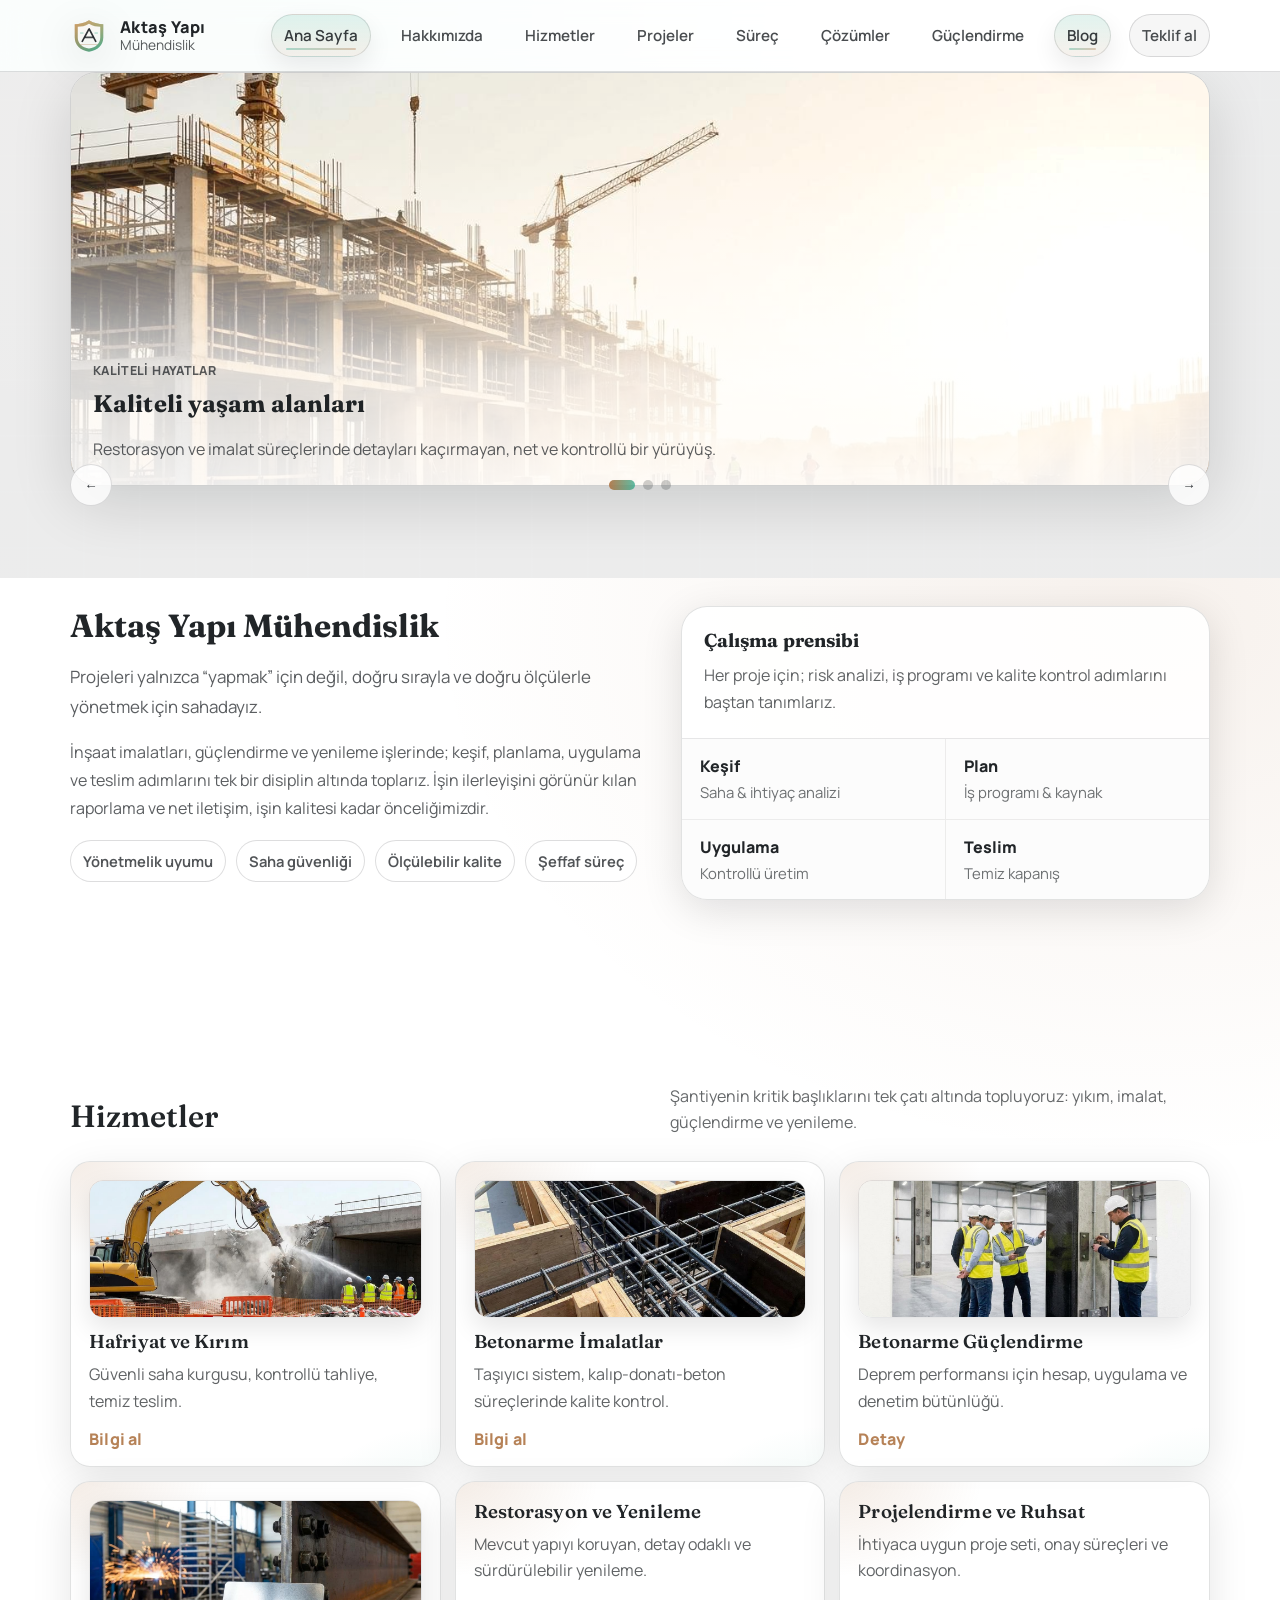
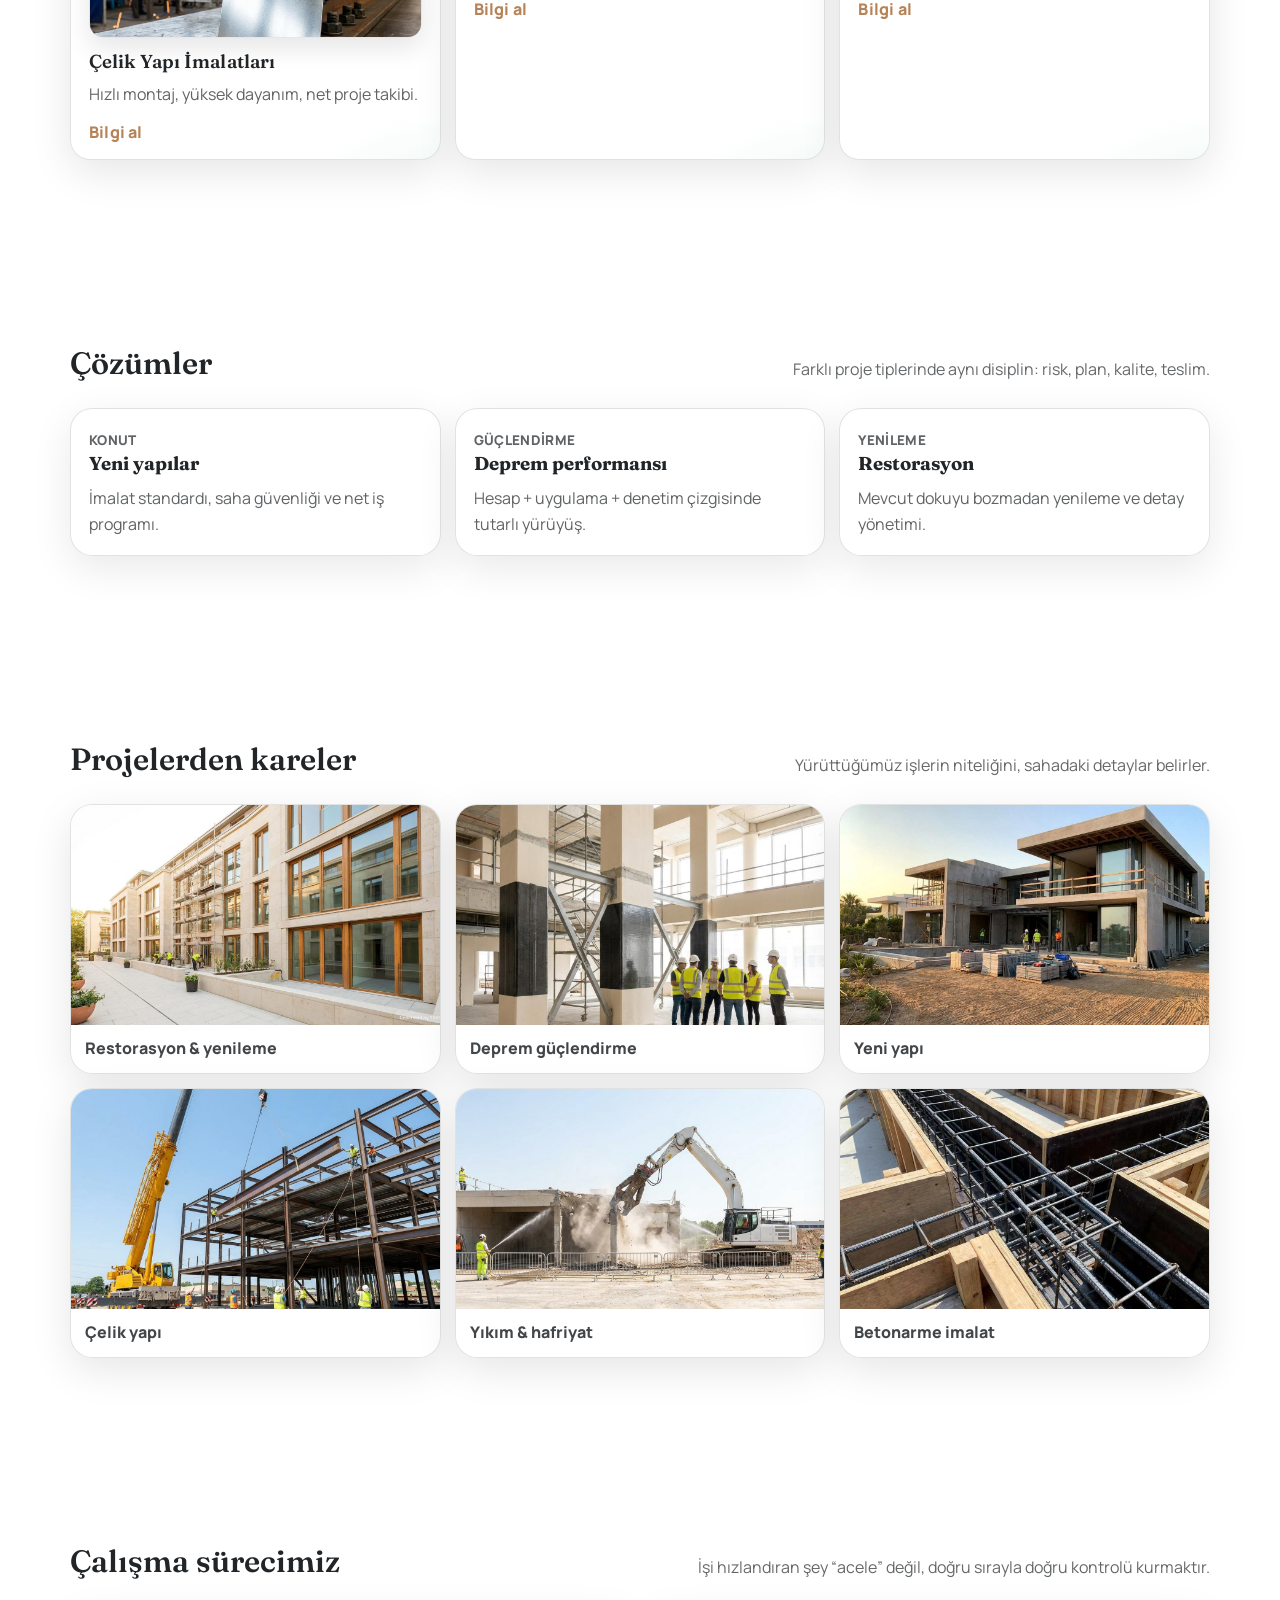
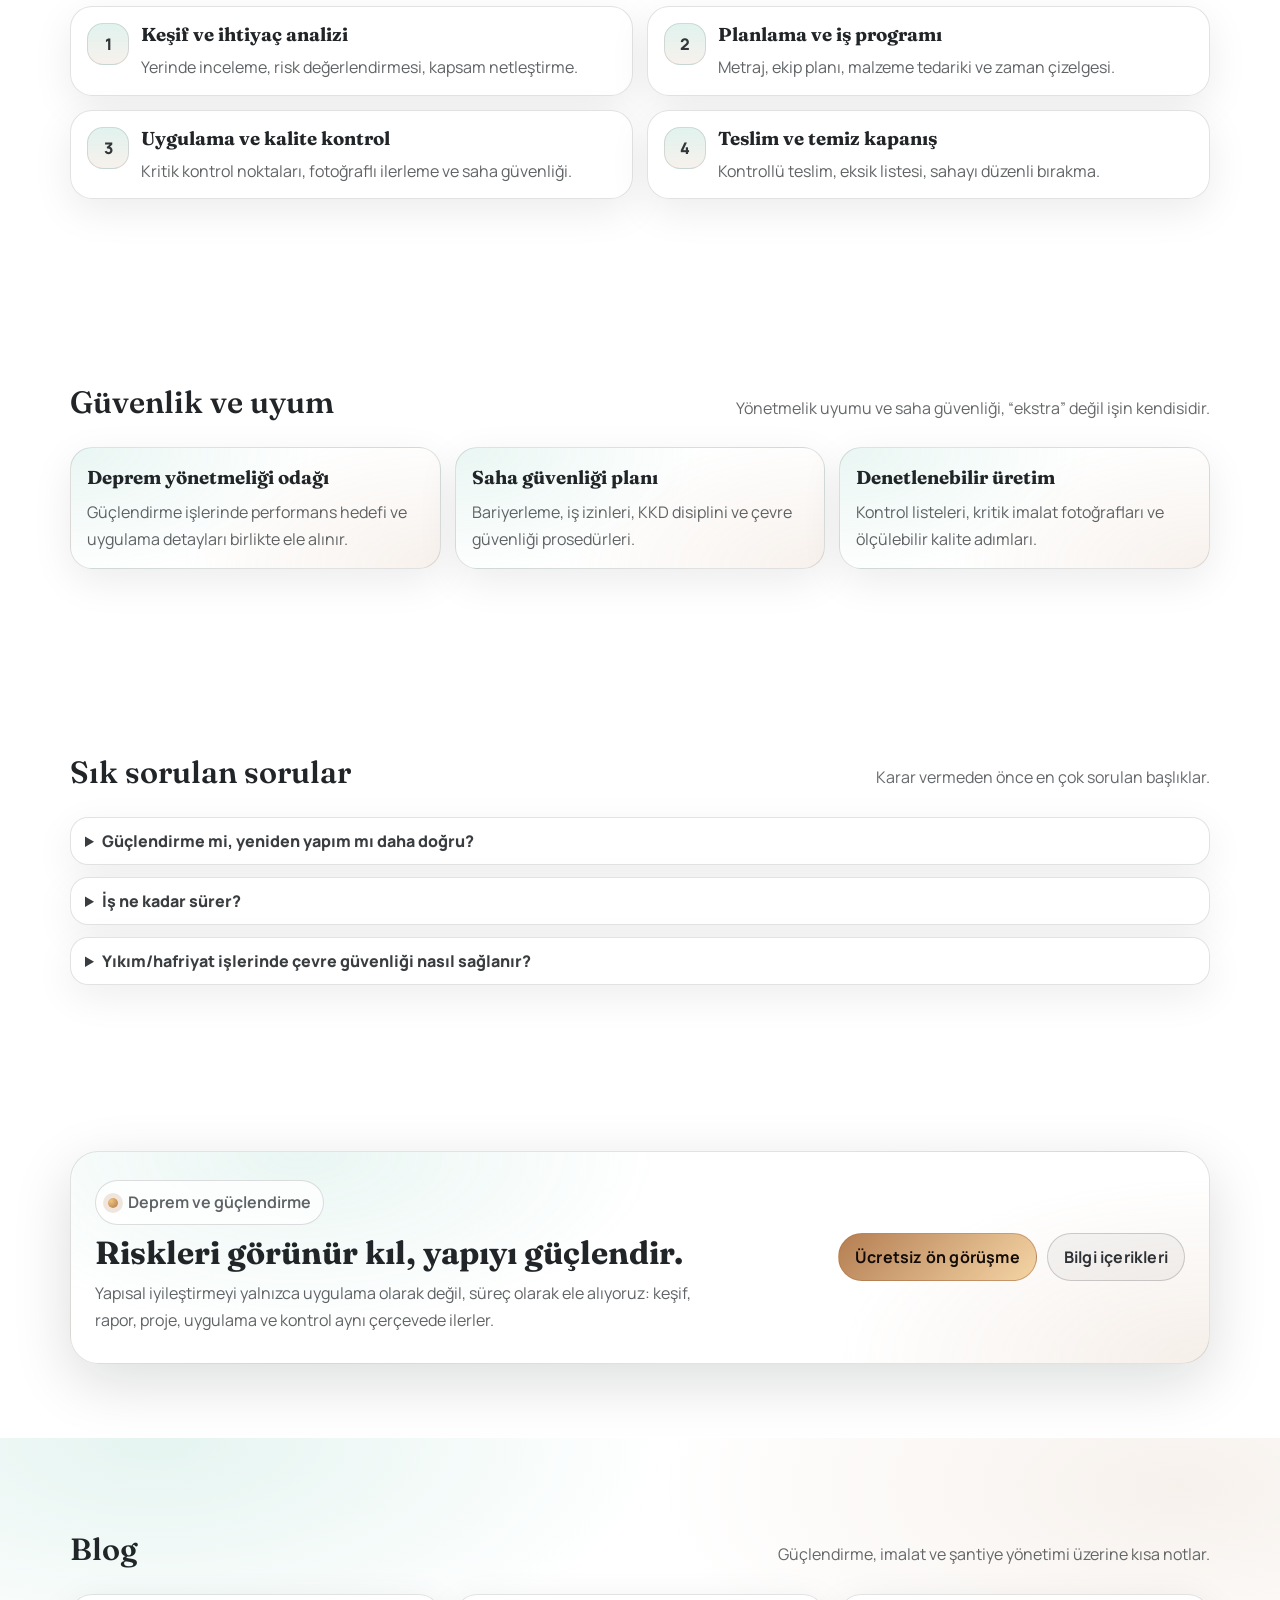
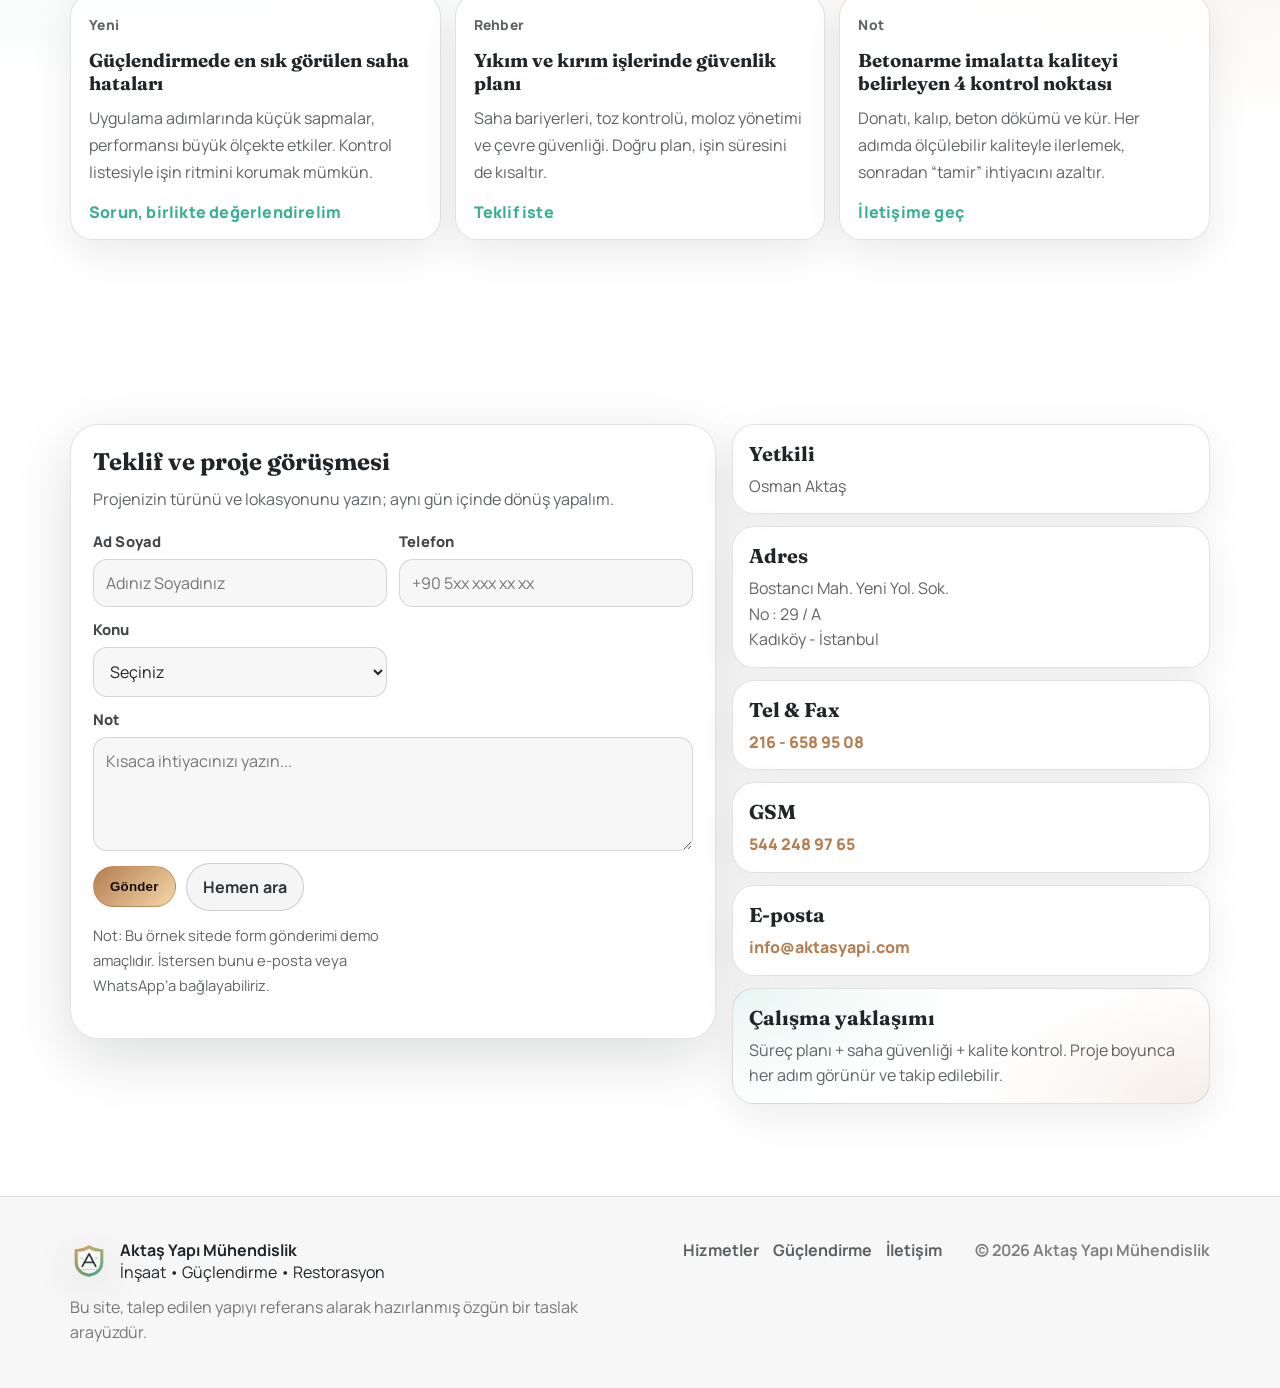
<file: index.html>
<!doctype html>
<html lang="tr">
  <head>
    <meta charset="UTF-8" />
    <meta name="viewport" content="width=device-width, initial-scale=1.0" />
    <meta name="description" content="Aktaş Yapı Mühendislik | İnşaat, güçlendirme, restorasyon ve yıkım çözümleri" />
    <title>Aktaş Yapı Mühendislik</title>

    <link rel="preconnect" href="https://fonts.googleapis.com" />
    <link rel="preconnect" href="https://fonts.gstatic.com" crossorigin />
    <link
      href="https://fonts.googleapis.com/css2?family=Fraunces:opsz,wght@9..144,400;9..144,600&family=Manrope:wght@400;500;600;700&display=swap"
      rel="stylesheet"
    />

    <link rel="icon" href="./assets/favicon.svg" type="image/svg+xml" />
    <link rel="stylesheet" href="./styles.css" />
    <script defer src="./app.js"></script>
  </head>
  <body>
    <a class="skip-link" href="#icerik">İçeriğe geç</a>

    <header class="site-header" data-scrolled="false">
      <div class="container header-inner">
        <a class="brand" href="./index.html" aria-label="Aktaş Yapı Mühendislik ana sayfa">
          <img class="brand-logo" src="./assets/logo.svg" alt="Aktaş Yapı Mühendislik" width="38" height="38" />
          <span class="brand-text">
            <span class="brand-name">Aktaş Yapı</span>
            <span class="brand-sub">Mühendislik</span>
          </span>
        </a>

        <nav class="nav" aria-label="Ana menü">
          <button class="nav-toggle" type="button" aria-expanded="false" aria-controls="navPanel">
            <span class="nav-toggle-lines" aria-hidden="true"></span>
            Menü
          </button>

          <div id="navPanel" class="nav-panel" data-open="false">
            <a href="./index.html" aria-current="page">Ana Sayfa</a>
            <a href="./hakkimizda.html">Hakkımızda</a>
            <a href="#hizmetler" data-spy="true">Hizmetler</a>
            <a href="#galeri">Projeler</a>
            <a href="#surec">Süreç</a>
            <a href="#projeler">Çözümler</a>
            <a href="#guclendirme">Güçlendirme</a>
            <a href="#blog">Blog</a>
            <a class="nav-cta" href="#iletisim">Teklif al</a>
          </div>
        </nav>
      </div>
    </header>

    <main id="icerik">
      <!-- HERO -->
      <section id="top" class="hero hero-wide" aria-label="Vitrin">
        <div class="hero-bg" aria-hidden="true"></div>

        <div class="hero-carousel" aria-label="Öne çıkan başlıklar">
          <div class="slides" data-active="0">
            <article class="slide slide-wide" data-index="0">
              <img class="slide-bg" src="./assets/hero-construction.jpg" alt="" loading="eager" decoding="async" />
              <div class="slide-overlay">
                <p class="slide-eyebrow">Kaliteli hayatlar</p>
                <h2>Kaliteli yaşam alanları</h2>
                <p>Restorasyon ve imalat süreçlerinde detayları kaçırmayan, net ve kontrollü bir yürüyüş.</p>
              </div>
            </article>
            <article class="slide slide-wide" data-index="1">
              <img class="slide-bg" src="./assets/hero-slide-demolition.jpg" alt="" loading="lazy" decoding="async" />
              <div class="slide-overlay">
                <p class="slide-eyebrow">Güvenli yıkım</p>
                <h2>Güvenli yenileme</h2>
                <p>Kırım, yıkım ve hafriyat işlerinde kontrollü saha planı, güvenli tahliye ve temiz teslim.</p>
              </div>
            </article>
            <article class="slide slide-wide" data-index="2">
              <img class="slide-bg" src="./assets/hero-slide-renovation.jpg" alt="" loading="lazy" decoding="async" />
              <div class="slide-overlay">
                <p class="slide-eyebrow">İnşa etmek</p>
                <h2>Hayal etmekle başlar</h2>
                <p>Tasarımdan uygulamaya, işlevi ve estetiği aynı çizgide buluşturan proje kurgusu.</p>
              </div>
            </article>
          </div>

          <div class="slider-controls">
            <button class="icon-btn" type="button" data-slide="prev" aria-label="Önceki">
              <span aria-hidden="true">←</span>
            </button>
            <div class="dots" role="tablist" aria-label="Slayt seçimi">
              <button class="dot" type="button" role="tab" aria-selected="true" data-dot="0">
                <span class="sr-only">1</span>
              </button>
              <button class="dot" type="button" role="tab" aria-selected="false" data-dot="1">
                <span class="sr-only">2</span>
              </button>
              <button class="dot" type="button" role="tab" aria-selected="false" data-dot="2">
                <span class="sr-only">3</span>
              </button>
            </div>
            <button class="icon-btn" type="button" data-slide="next" aria-label="Sonraki">
              <span aria-hidden="true">→</span>
            </button>
          </div>

          <div class="container hero-cta-bar">
            <div class="hero-actions">
              <a class="btn primary" href="#iletisim">Projeni konuşalım</a>
              <a class="btn ghost" href="#hizmetler">Hizmetleri incele</a>
            </div>
          </div>
        </div>
      </section>

      <!-- ABOUT -->
      <section class="section about" aria-label="Hakkımızda">
        <div class="container grid-2">
          <div>
            <h2>Aktaş Yapı Mühendislik</h2>
            <p class="lead">
              Projeleri yalnızca “yapmak” için değil, doğru sırayla ve doğru ölçülerle
              yönetmek için sahadayız.
            </p>
            <p>
              İnşaat imalatları, güçlendirme ve yenileme işlerinde; keşif, planlama,
              uygulama ve teslim adımlarını tek bir disiplin altında toplarız.
              İşin ilerleyişini görünür kılan raporlama ve net iletişim, işin kalitesi
              kadar önceliğimizdir.
            </p>
            <div class="about-badges" role="list" aria-label="Yaklaşımımız">
              <span class="badge" role="listitem">Yönetmelik uyumu</span>
              <span class="badge" role="listitem">Saha güvenliği</span>
              <span class="badge" role="listitem">Ölçülebilir kalite</span>
              <span class="badge" role="listitem">Şeffaf süreç</span>
            </div>
          </div>
          <div class="about-card">
            <div class="about-card-top">
              <h3>Çalışma prensibi</h3>
              <p>
                Her proje için; risk analizi, iş programı ve kalite kontrol adımlarını
                baştan tanımlarız.
              </p>
            </div>
            <div class="about-card-bottom" role="list">
              <div class="mini" role="listitem">
                <span class="mini-title">Keşif</span>
                <span class="mini-sub">Saha & ihtiyaç analizi</span>
              </div>
              <div class="mini" role="listitem">
                <span class="mini-title">Plan</span>
                <span class="mini-sub">İş programı & kaynak</span>
              </div>
              <div class="mini" role="listitem">
                <span class="mini-title">Uygulama</span>
                <span class="mini-sub">Kontrollü üretim</span>
              </div>
              <div class="mini" role="listitem">
                <span class="mini-title">Teslim</span>
                <span class="mini-sub">Temiz kapanış</span>
              </div>
            </div>
          </div>
        </div>
      </section>

      <!-- SERVICES -->
      <section id="hizmetler" class="section services" aria-label="Hizmetler">
        <div class="container">
          <div class="section-head">
            <h2>Hizmetler</h2>
            <p>
              Şantiyenin kritik başlıklarını tek çatı altında topluyoruz: yıkım,
              imalat, güçlendirme ve yenileme.
            </p>
          </div>

          <div class="cards" role="list">
            <article class="card" role="listitem">
              <img class="card-media" src="./assets/service-hafriyat.jpg" alt="Hafriyat ve kırım sahası" loading="lazy" decoding="async" />
              <h3>Hafriyat ve Kırım</h3>
              <p>Güvenli saha kurgusu, kontrollü tahliye, temiz teslim.</p>
              <a class="card-link" href="#iletisim">Bilgi al</a>
            </article>
            <article class="card" role="listitem">
              <img class="card-media" src="./assets/service-betonarme.jpg" alt="Betonarme imalat detayları" loading="lazy" decoding="async" />
              <h3>Betonarme İmalatlar</h3>
              <p>Taşıyıcı sistem, kalıp-donatı-beton süreçlerinde kalite kontrol.</p>
              <a class="card-link" href="#iletisim">Bilgi al</a>
            </article>
            <article class="card" role="listitem">
              <img class="card-media" src="./assets/service-guclendirme.jpg" alt="Betonarme güçlendirme çalışması" loading="lazy" decoding="async" />
              <h3>Betonarme Güçlendirme</h3>
              <p>Deprem performansı için hesap, uygulama ve denetim bütünlüğü.</p>
              <a class="card-link" href="#guclendirme">Detay</a>
            </article>
            <article class="card" role="listitem">
              <img class="card-media" src="./assets/service-celik.jpg" alt="Çelik yapı imalatı" loading="lazy" decoding="async" />
              <h3>Çelik Yapı İmalatları</h3>
              <p>Hızlı montaj, yüksek dayanım, net proje takibi.</p>
              <a class="card-link" href="#iletisim">Bilgi al</a>
            </article>
            <article class="card" role="listitem">
              <h3>Restorasyon ve Yenileme</h3>
              <p>Mevcut yapıyı koruyan, detay odaklı ve sürdürülebilir yenileme.</p>
              <a class="card-link" href="#iletisim">Bilgi al</a>
            </article>
            <article class="card" role="listitem">
              <h3>Projelendirme ve Ruhsat</h3>
              <p>İhtiyaca uygun proje seti, onay süreçleri ve koordinasyon.</p>
              <a class="card-link" href="#iletisim">Bilgi al</a>
            </article>
          </div>
        </div>
      </section>

      <!-- SOLUTIONS / PROJECTS -->
      <section id="projeler" class="section solutions" aria-label="Çözümler">
        <div class="container">
          <div class="section-head">
            <h2>Çözümler</h2>
            <p>Farklı proje tiplerinde aynı disiplin: risk, plan, kalite, teslim.</p>
          </div>

          <div class="solutions-grid">
            <div class="solution">
              <p class="solution-tag">Konut</p>
              <h3>Yeni yapılar</h3>
              <p>İmalat standardı, saha güvenliği ve net iş programı.</p>
            </div>
            <div class="solution">
              <p class="solution-tag">Güçlendirme</p>
              <h3>Deprem performansı</h3>
              <p>Hesap + uygulama + denetim çizgisinde tutarlı yürüyüş.</p>
            </div>
            <div class="solution">
              <p class="solution-tag">Yenileme</p>
              <h3>Restorasyon</h3>
              <p>Mevcut dokuyu bozmadan yenileme ve detay yönetimi.</p>
            </div>
          </div>
        </div>
      </section>

      <!-- GALLERY -->
      <section id="galeri" class="section gallery" aria-label="Proje galerisi">
        <div class="container">
          <div class="section-head">
            <h2>Projelerden kareler</h2>
            <p>Yürüttüğümüz işlerin niteliğini, sahadaki detaylar belirler.</p>
          </div>

          <div class="gallery-grid" role="list">
            <figure class="gallery-item" role="listitem">
              <img src="./assets/hero-slide-renovation.jpg" alt="Yenileme ve restorasyon işi" loading="lazy" decoding="async" />
              <figcaption>Restorasyon & yenileme</figcaption>
            </figure>
            <figure class="gallery-item" role="listitem">
              <img src="./assets/gallery-retrofit.jpg" alt="Betonarme güçlendirme uygulaması" loading="lazy" decoding="async" />
              <figcaption>Deprem güçlendirme</figcaption>
            </figure>
            <figure class="gallery-item" role="listitem">
              <img src="./assets/gallery-villa.jpg" alt="Villa inşaat projesi" loading="lazy" decoding="async" />
              <figcaption>Yeni yapı</figcaption>
            </figure>
            <figure class="gallery-item" role="listitem">
              <img src="./assets/gallery-steel.jpg" alt="Çelik yapı montajı" loading="lazy" decoding="async" />
              <figcaption>Çelik yapı</figcaption>
            </figure>
            <figure class="gallery-item" role="listitem">
              <img src="./assets/hero-slide-demolition.jpg" alt="Kontrollü yıkım sahası" loading="lazy" decoding="async" />
              <figcaption>Yıkım & hafriyat</figcaption>
            </figure>
            <figure class="gallery-item" role="listitem">
              <img src="./assets/service-betonarme.jpg" alt="Betonarme imalat detayları" loading="lazy" decoding="async" />
              <figcaption>Betonarme imalat</figcaption>
            </figure>
          </div>
        </div>
      </section>

      <!-- PROCESS -->
      <section id="surec" class="section process" aria-label="Çalışma süreci">
        <div class="container">
          <div class="section-head">
            <h2>Çalışma sürecimiz</h2>
            <p>İşi hızlandıran şey “acele” değil, doğru sırayla doğru kontrolü kurmaktır.</p>
          </div>

          <div class="process-steps" role="list">
            <div class="step" role="listitem">
              <div class="step-no">1</div>
              <div>
                <h3>Keşif ve ihtiyaç analizi</h3>
                <p>Yerinde inceleme, risk değerlendirmesi, kapsam netleştirme.</p>
              </div>
            </div>
            <div class="step" role="listitem">
              <div class="step-no">2</div>
              <div>
                <h3>Planlama ve iş programı</h3>
                <p>Metraj, ekip planı, malzeme tedariki ve zaman çizelgesi.</p>
              </div>
            </div>
            <div class="step" role="listitem">
              <div class="step-no">3</div>
              <div>
                <h3>Uygulama ve kalite kontrol</h3>
                <p>Kritik kontrol noktaları, fotoğraflı ilerleme ve saha güvenliği.</p>
              </div>
            </div>
            <div class="step" role="listitem">
              <div class="step-no">4</div>
              <div>
                <h3>Teslim ve temiz kapanış</h3>
                <p>Kontrollü teslim, eksik listesi, sahayı düzenli bırakma.</p>
              </div>
            </div>
          </div>
        </div>
      </section>

      <!-- STANDARDS -->
      <section id="standartlar" class="section standards" aria-label="Güvenlik ve uyum">
        <div class="container">
          <div class="section-head">
            <h2>Güvenlik ve uyum</h2>
            <p>Yönetmelik uyumu ve saha güvenliği, “ekstra” değil işin kendisidir.</p>
          </div>
          <div class="standards-grid" role="list">
            <div class="std" role="listitem">
              <h3>Deprem yönetmeliği odağı</h3>
              <p>Güçlendirme işlerinde performans hedefi ve uygulama detayları birlikte ele alınır.</p>
            </div>
            <div class="std" role="listitem">
              <h3>Saha güvenliği planı</h3>
              <p>Bariyerleme, iş izinleri, KKD disiplini ve çevre güvenliği prosedürleri.</p>
            </div>
            <div class="std" role="listitem">
              <h3>Denetlenebilir üretim</h3>
              <p>Kontrol listeleri, kritik imalat fotoğrafları ve ölçülebilir kalite adımları.</p>
            </div>
          </div>
        </div>
      </section>

      <!-- FAQ -->
      <section id="sss" class="section faq" aria-label="Sık sorulan sorular">
        <div class="container">
          <div class="section-head">
            <h2>Sık sorulan sorular</h2>
            <p>Karar vermeden önce en çok sorulan başlıklar.</p>
          </div>

          <div class="faq-list">
            <details>
              <summary>Güçlendirme mi, yeniden yapım mı daha doğru?</summary>
              <p>Yerinde keşif ve proje verilerine göre netleşir. Taşıyıcı sistem durumu, maliyet ve süre kıyasını birlikte değerlendiriyoruz.</p>
            </details>
            <details>
              <summary>İş ne kadar sürer?</summary>
              <p>Kapsam ve saha koşullarına göre değişir; net iş programını keşif sonrası paylaşıyoruz. Süreyi etkileyen kritik nokta tedarik ve koordinasyondur.</p>
            </details>
            <details>
              <summary>Yıkım/hafriyat işlerinde çevre güvenliği nasıl sağlanır?</summary>
              <p>Toz kontrolü, bariyerleme, güvenli tahliye rotaları ve alan sınırlandırma ile riskleri azaltıyoruz.</p>
            </details>
          </div>
        </div>
      </section>

      <!-- EARTHQUAKE CTA -->
      <section id="guclendirme" class="section cta" aria-label="Deprem ve güçlendirme">
        <div class="container cta-inner">
          <div>
            <p class="kicker">Deprem ve güçlendirme</p>
            <h2>Riskleri görünür kıl, yapıyı güçlendir.</h2>
            <p>
              Yapısal iyileştirmeyi yalnızca uygulama olarak değil, süreç olarak ele
              alıyoruz: keşif, rapor, proje, uygulama ve kontrol aynı çerçevede ilerler.
            </p>
          </div>
          <div class="cta-actions">
            <a class="btn primary" href="#iletisim">Ücretsiz ön görüşme</a>
            <a class="btn ghost" href="#blog">Bilgi içerikleri</a>
          </div>
        </div>
      </section>

      <!-- BLOG -->
      <section id="blog" class="section blog" aria-label="Blog">
        <div class="container">
          <div class="section-head">
            <h2>Blog</h2>
            <p>Güçlendirme, imalat ve şantiye yönetimi üzerine kısa notlar.</p>
          </div>

          <div class="posts" role="list">
            <article class="post" role="listitem">
              <p class="post-date">Yeni</p>
              <h3>Güçlendirmede en sık görülen saha hataları</h3>
              <p>
                Uygulama adımlarında küçük sapmalar, performansı büyük ölçekte etkiler.
                Kontrol listesiyle işin ritmini korumak mümkün.
              </p>
              <a href="#iletisim" class="post-link">Sorun, birlikte değerlendirelim</a>
            </article>
            <article class="post" role="listitem">
              <p class="post-date">Rehber</p>
              <h3>Yıkım ve kırım işlerinde güvenlik planı</h3>
              <p>
                Saha bariyerleri, toz kontrolü, moloz yönetimi ve çevre güvenliği. Doğru
                plan, işin süresini de kısaltır.
              </p>
              <a href="#iletisim" class="post-link">Teklif iste</a>
            </article>
            <article class="post" role="listitem">
              <p class="post-date">Not</p>
              <h3>Betonarme imalatta kaliteyi belirleyen 4 kontrol noktası</h3>
              <p>
                Donatı, kalıp, beton dökümü ve kür. Her adımda ölçülebilir kaliteyle
                ilerlemek, sonradan “tamir” ihtiyacını azaltır.
              </p>
              <a href="#iletisim" class="post-link">İletişime geç</a>
            </article>
          </div>
        </div>
      </section>

      <!-- CONTACT -->
      <section id="iletisim" class="section contact" aria-label="İletişim">
        <div class="container contact-inner">
          <div class="contact-card">
            <h2>Teklif ve proje görüşmesi</h2>
            <p>
              Projenizin türünü ve lokasyonunu yazın; aynı gün içinde dönüş yapalım.
            </p>

            <form class="form" action="#" method="post" onsubmit="return false" aria-label="İletişim formu">
              <label>
                <span>Ad Soyad</span>
                <input name="name" autocomplete="name" placeholder="Adınız Soyadınız" required />
              </label>
              <label>
                <span>Telefon</span>
                <input name="phone" autocomplete="tel" placeholder="+90 5xx xxx xx xx" required />
              </label>
              <label>
                <span>Konu</span>
                <select name="subject" required>
                  <option value="" disabled selected>Seçiniz</option>
                  <option>Güçlendirme</option>
                  <option>Hafriyat / Kırım</option>
                  <option>Betonarme imalat</option>
                  <option>Çelik yapı</option>
                  <option>Restorasyon</option>
                  <option>Diğer</option>
                </select>
              </label>
              <label class="full">
                <span>Not</span>
                <textarea name="message" rows="4" placeholder="Kısaca ihtiyacınızı yazın..."></textarea>
              </label>
              <div class="full form-actions">
                <button class="btn primary" type="submit">Gönder</button>
                <a class="btn ghost" href="tel:+905442489765">Hemen ara</a>
              </div>
              <p class="form-hint">
                Not: Bu örnek sitede form gönderimi demo amaçlıdır. İstersen bunu e-posta veya WhatsApp’a bağlayabiliriz.
              </p>
            </form>
          </div>

          <aside class="contact-aside" aria-label="İletişim bilgileri">
            <div class="info">
              <h3>Yetkili</h3>
              <p>Osman Aktaş</p>
            </div>
            <div class="info">
              <h3>Adres</h3>
              <p>
                Bostancı Mah. Yeni Yol. Sok.<br />
                No : 29 / A<br />
                Kadıköy - İstanbul
              </p>
            </div>
            <div class="info">
              <h3>Tel & Fax</h3>
              <p><a href="tel:+902166589508">216 - 658 95 08</a></p>
            </div>
            <div class="info">
              <h3>GSM</h3>
              <p><a href="tel:+905442489765">544 248 97 65</a></p>
            </div>
            <div class="info">
              <h3>E-posta</h3>
              <p><a href="mailto:info@aktasyapi.com">info@aktasyapi.com</a></p>
            </div>
            <div class="info info-highlight">
              <h3>Çalışma yaklaşımı</h3>
              <p>
                Süreç planı + saha güvenliği + kalite kontrol. Proje boyunca her adım
                görünür ve takip edilebilir.
              </p>
            </div>
          </aside>
        </div>
      </section>
    </main>

    <footer class="footer" aria-label="Alt bilgi">
      <div class="container footer-inner">
        <div>
          <div class="footer-brand">
            <img class="brand-logo" src="./assets/logo.svg" alt="" width="32" height="32" />
            <span>
              <strong>Aktaş Yapı Mühendislik</strong><br />
              İnşaat • Güçlendirme • Restorasyon
            </span>
          </div>
          <p class="footer-note">
            Bu site, talep edilen yapıyı referans alarak hazırlanmış özgün bir taslak arayüzdür.
          </p>
        </div>
        <div class="footer-links">
          <a href="#hizmetler">Hizmetler</a>
          <a href="#guclendirme">Güçlendirme</a>
          <a href="#iletisim">İletişim</a>
        </div>
        <div class="footer-small">
          <span>© <span id="year"></span> Aktaş Yapı Mühendislik</span>
        </div>
      </div>
    </footer>
  </body>
</html>
</file>
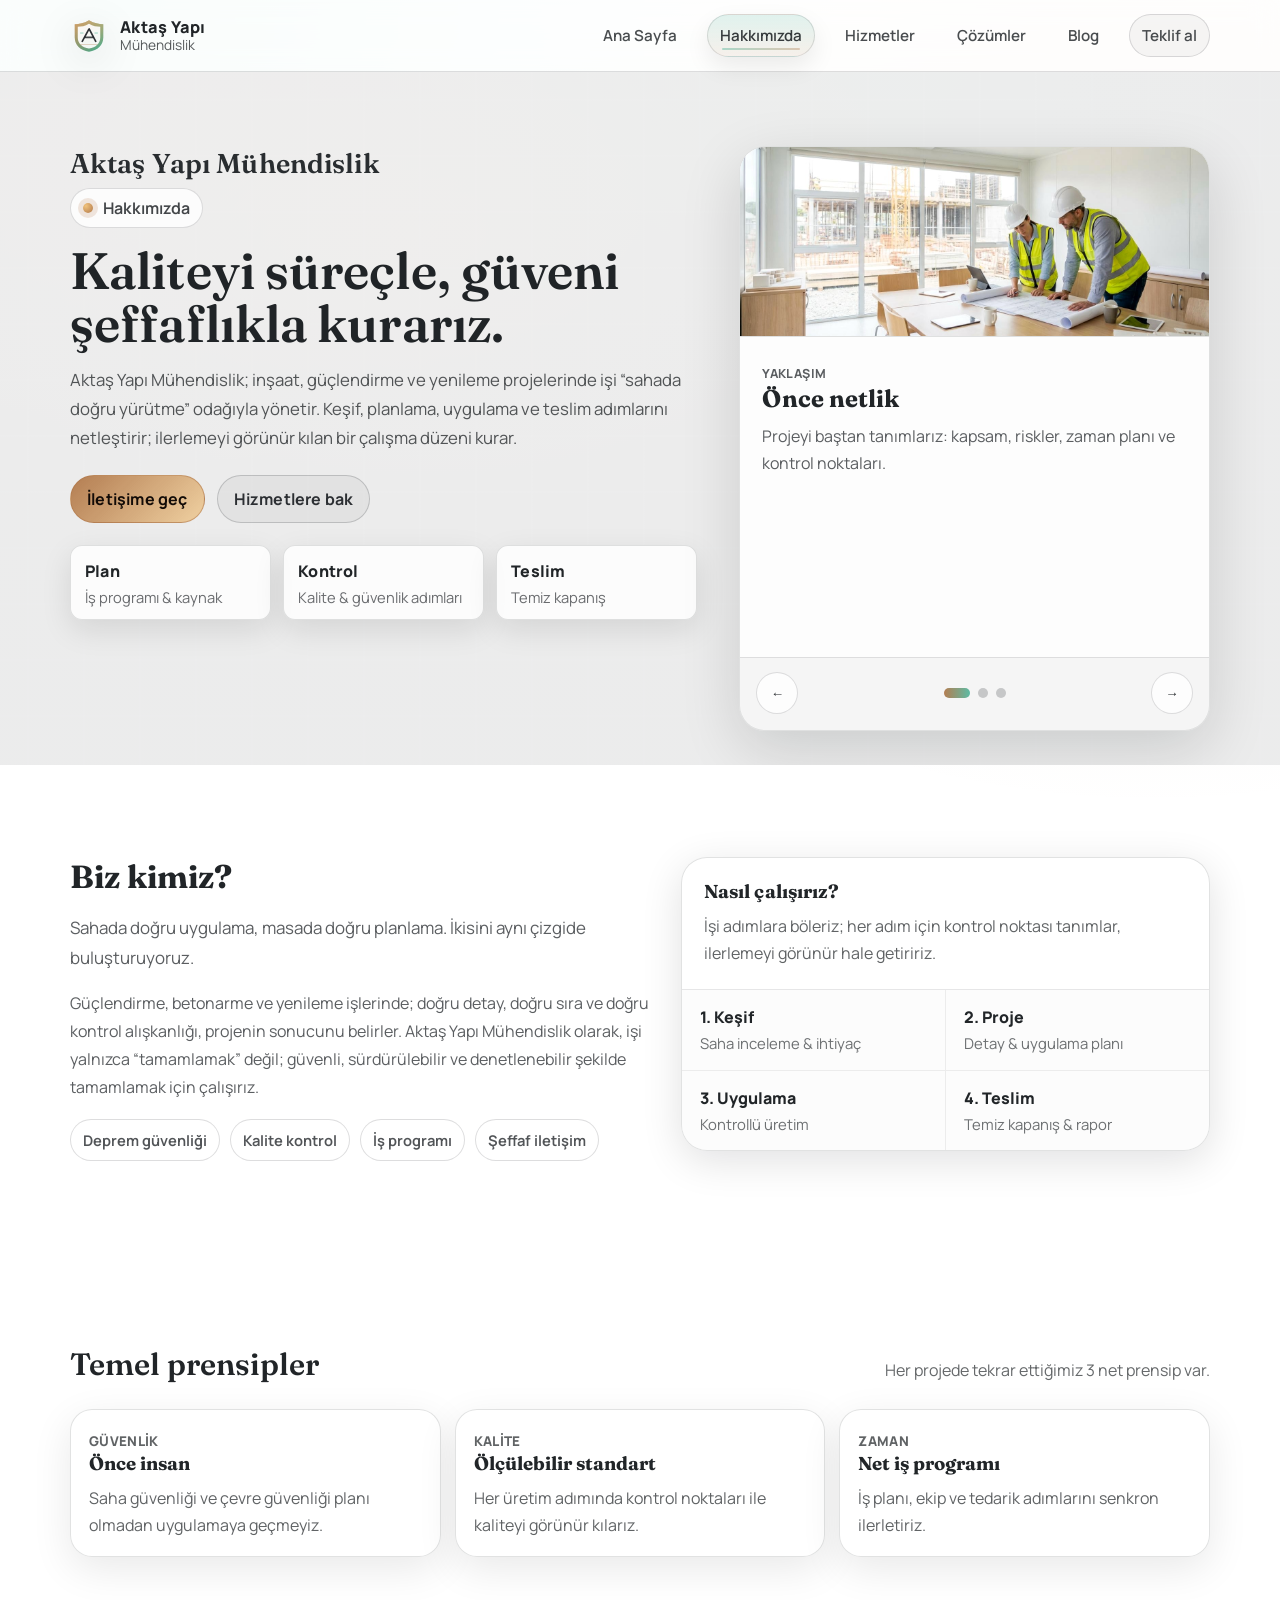
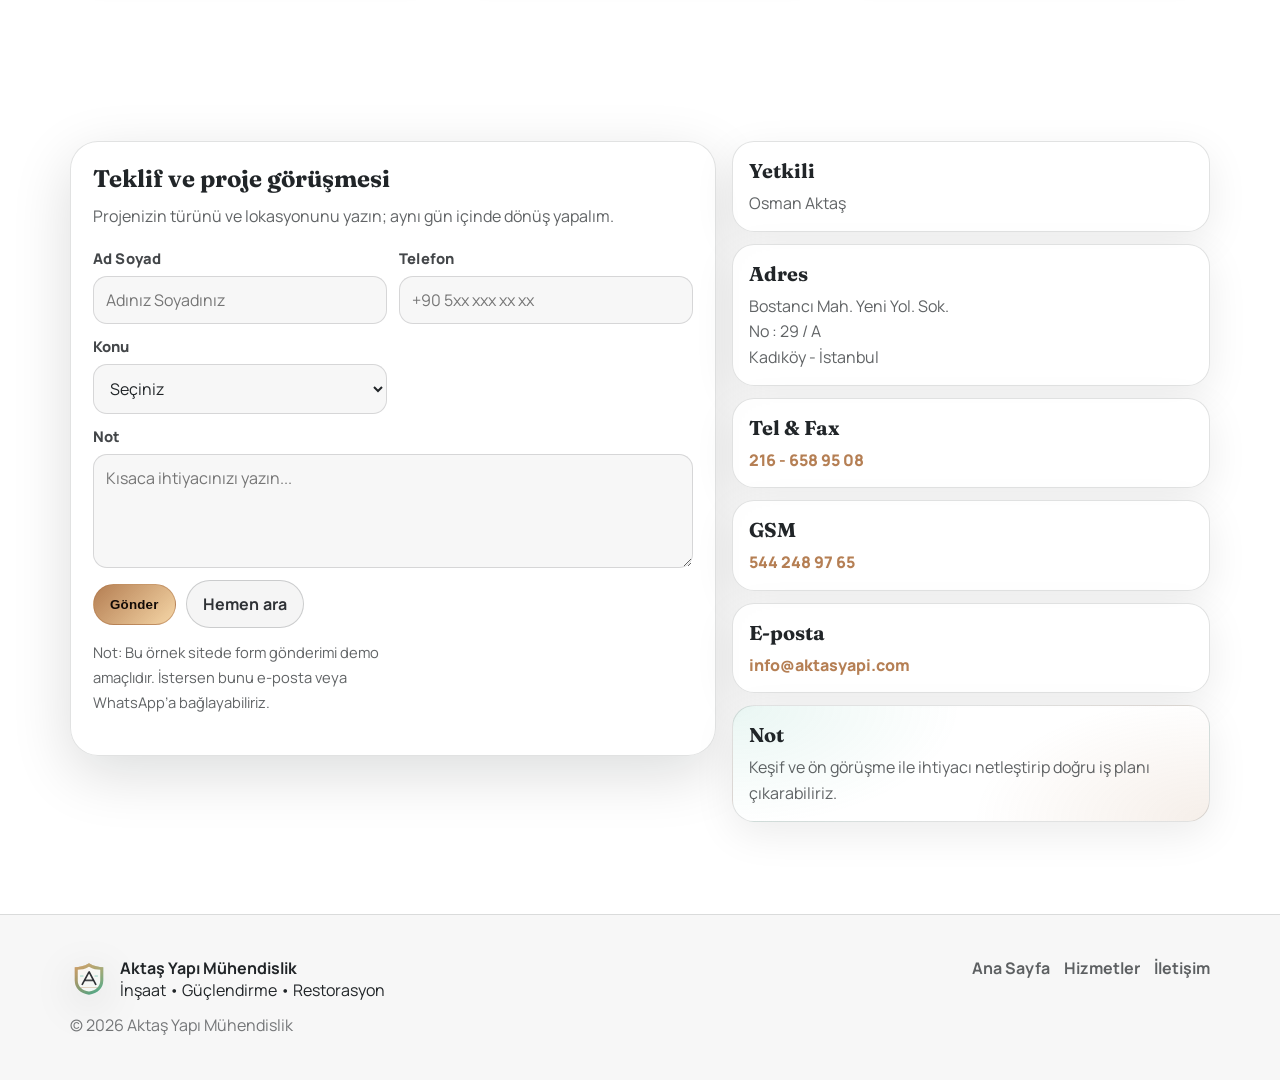
<file: hakkimizda.html>
<!doctype html>
<html lang="tr">
  <head>
    <meta charset="UTF-8" />
    <meta name="viewport" content="width=device-width, initial-scale=1.0" />
    <meta
      name="description"
      content="Aktaş Yapı Mühendislik | Hakkımızda, yaklaşımımız ve çalışma prensiplerimiz"
    />
    <title>Hakkımızda | Aktaş Yapı Mühendislik</title>

    <link rel="preconnect" href="https://fonts.googleapis.com" />
    <link rel="preconnect" href="https://fonts.gstatic.com" crossorigin />
    <link
      href="https://fonts.googleapis.com/css2?family=Fraunces:opsz,wght@9..144,400;9..144,600&family=Manrope:wght@400;500;600;700&display=swap"
      rel="stylesheet"
    />

    <link rel="icon" href="./assets/favicon.svg" type="image/svg+xml" />
    <link rel="stylesheet" href="./styles.css" />
    <script defer src="./app.js"></script>
  </head>
  <body>
    <a class="skip-link" href="#icerik">İçeriğe geç</a>

    <header class="site-header" data-scrolled="false">
      <div class="container header-inner">
        <a class="brand" href="./index.html" aria-label="Aktaş Yapı Mühendislik ana sayfa">
          <img class="brand-logo" src="./assets/logo.svg" alt="Aktaş Yapı Mühendislik" width="38" height="38" />
          <span class="brand-text">
            <span class="brand-name">Aktaş Yapı</span>
            <span class="brand-sub">Mühendislik</span>
          </span>
        </a>

        <nav class="nav" aria-label="Ana menü">
          <button class="nav-toggle" type="button" aria-expanded="false" aria-controls="navPanel">
            <span class="nav-toggle-lines" aria-hidden="true"></span>
            Menü
          </button>

          <div id="navPanel" class="nav-panel" data-open="false">
            <a href="./index.html">Ana Sayfa</a>
            <a href="./hakkimizda.html" aria-current="page">Hakkımızda</a>
            <a href="./index.html#hizmetler">Hizmetler</a>
            <a href="./index.html#projeler">Çözümler</a>
            <a href="./index.html#blog">Blog</a>
            <a class="nav-cta" href="#iletisim">Teklif al</a>
          </div>
        </nav>
      </div>
    </header>

    <main id="icerik">
      <section class="hero" aria-label="Hakkımızda vitrini">
        <div class="hero-bg" aria-hidden="true"></div>

        <div class="container hero-inner">
          <div class="hero-copy">
            <p class="hero-brand">Aktaş Yapı Mühendislik</p>
            <p class="kicker">Hakkımızda</p>
            <h1 class="hero-title">Kaliteyi süreçle, güveni şeffaflıkla kurarız.</h1>
            <p class="hero-lead">
              Aktaş Yapı Mühendislik; inşaat, güçlendirme ve yenileme projelerinde işi “sahada
              doğru yürütme” odağıyla yönetir. Keşif, planlama, uygulama ve teslim adımlarını
              netleştirir; ilerlemeyi görünür kılan bir çalışma düzeni kurar.
            </p>
            <div class="hero-actions">
              <a class="btn primary" href="#iletisim">İletişime geç</a>
              <a class="btn ghost" href="./index.html#hizmetler">Hizmetlere bak</a>
            </div>
            <div class="hero-metrics" role="list" aria-label="Prensipler">
              <div class="metric" role="listitem">
                <span class="metric-title">Plan</span>
                <span class="metric-sub">İş programı & kaynak</span>
              </div>
              <div class="metric" role="listitem">
                <span class="metric-title">Kontrol</span>
                <span class="metric-sub">Kalite & güvenlik adımları</span>
              </div>
              <div class="metric" role="listitem">
                <span class="metric-title">Teslim</span>
                <span class="metric-sub">Temiz kapanış</span>
              </div>
            </div>
          </div>

          <div class="hero-slider" aria-label="Görsel">
            <div class="hero-photo" aria-hidden="true">
              <img src="./assets/about-hero.jpg" alt="" loading="eager" decoding="async" />
            </div>
            <div class="slides" data-active="0">
              <article class="slide" data-index="0">
                <p class="slide-eyebrow">Yaklaşım</p>
                <h2>Önce netlik</h2>
                <p>
                  Projeyi baştan tanımlarız: kapsam, riskler, zaman planı ve kontrol noktaları.
                </p>
              </article>
              <article class="slide" data-index="1">
                <p class="slide-eyebrow">Saha</p>
                <h2>Güvenli üretim</h2>
                <p>
                  Saha güvenliği, işin hızını ve kalitesini birlikte yükselten temel kriterdir.
                </p>
              </article>
              <article class="slide" data-index="2">
                <p class="slide-eyebrow">Kalite</p>
                <h2>Denetlenebilir iş</h2>
                <p>
                  Her adımda kontrol edilebilir standartlar kurar, sürprizleri en baştan azaltırız.
                </p>
              </article>
            </div>

            <div class="slider-controls">
              <button class="icon-btn" type="button" data-slide="prev" aria-label="Önceki">
                <span aria-hidden="true">←</span>
              </button>
              <div class="dots" role="tablist" aria-label="Slayt seçimi">
                <button class="dot" type="button" role="tab" aria-selected="true" data-dot="0">
                  <span class="sr-only">1</span>
                </button>
                <button class="dot" type="button" role="tab" aria-selected="false" data-dot="1">
                  <span class="sr-only">2</span>
                </button>
                <button class="dot" type="button" role="tab" aria-selected="false" data-dot="2">
                  <span class="sr-only">3</span>
                </button>
              </div>
              <button class="icon-btn" type="button" data-slide="next" aria-label="Sonraki">
                <span aria-hidden="true">→</span>
              </button>
            </div>
          </div>
        </div>
      </section>

      <section class="section about" aria-label="Kimiz">
        <div class="container grid-2">
          <div>
            <h2>Biz kimiz?</h2>
            <p class="lead">
              Sahada doğru uygulama, masada doğru planlama. İkisini aynı çizgide buluşturuyoruz.
            </p>
            <p>
              Güçlendirme, betonarme ve yenileme işlerinde; doğru detay, doğru sıra ve doğru kontrol
              alışkanlığı, projenin sonucunu belirler. Aktaş Yapı Mühendislik olarak, işi yalnızca
              “tamamlamak” değil; güvenli, sürdürülebilir ve denetlenebilir şekilde tamamlamak için
              çalışırız.
            </p>
            <div class="about-badges" role="list" aria-label="Odak alanlarımız">
              <span class="badge" role="listitem">Deprem güvenliği</span>
              <span class="badge" role="listitem">Kalite kontrol</span>
              <span class="badge" role="listitem">İş programı</span>
              <span class="badge" role="listitem">Şeffaf iletişim</span>
            </div>
          </div>
          <div class="about-card">
            <div class="about-card-top">
              <h3>Nasıl çalışırız?</h3>
              <p>
                İşi adımlara böleriz; her adım için kontrol noktası tanımlar, ilerlemeyi görünür
                hale getiririz.
              </p>
            </div>
            <div class="about-card-bottom" role="list">
              <div class="mini" role="listitem">
                <span class="mini-title">1. Keşif</span>
                <span class="mini-sub">Saha inceleme & ihtiyaç</span>
              </div>
              <div class="mini" role="listitem">
                <span class="mini-title">2. Proje</span>
                <span class="mini-sub">Detay & uygulama planı</span>
              </div>
              <div class="mini" role="listitem">
                <span class="mini-title">3. Uygulama</span>
                <span class="mini-sub">Kontrollü üretim</span>
              </div>
              <div class="mini" role="listitem">
                <span class="mini-title">4. Teslim</span>
                <span class="mini-sub">Temiz kapanış & rapor</span>
              </div>
            </div>
          </div>
        </div>
      </section>

      <section class="section solutions" aria-label="Değerler">
        <div class="container">
          <div class="section-head">
            <h2>Temel prensipler</h2>
            <p>Her projede tekrar ettiğimiz 3 net prensip var.</p>
          </div>
          <div class="solutions-grid">
            <div class="solution">
              <p class="solution-tag">Güvenlik</p>
              <h3>Önce insan</h3>
              <p>Saha güvenliği ve çevre güvenliği planı olmadan uygulamaya geçmeyiz.</p>
            </div>
            <div class="solution">
              <p class="solution-tag">Kalite</p>
              <h3>Ölçülebilir standart</h3>
              <p>Her üretim adımında kontrol noktaları ile kaliteyi görünür kılarız.</p>
            </div>
            <div class="solution">
              <p class="solution-tag">Zaman</p>
              <h3>Net iş programı</h3>
              <p>İş planı, ekip ve tedarik adımlarını senkron ilerletiriz.</p>
            </div>
          </div>
        </div>
      </section>

      <section id="iletisim" class="section contact" aria-label="İletişim">
        <div class="container contact-inner">
          <div class="contact-card">
            <h2>Teklif ve proje görüşmesi</h2>
            <p>Projenizin türünü ve lokasyonunu yazın; aynı gün içinde dönüş yapalım.</p>

            <form class="form" action="#" method="post" onsubmit="return false" aria-label="İletişim formu">
              <label>
                <span>Ad Soyad</span>
                <input name="name" autocomplete="name" placeholder="Adınız Soyadınız" required />
              </label>
              <label>
                <span>Telefon</span>
                <input name="phone" autocomplete="tel" placeholder="+90 5xx xxx xx xx" required />
              </label>
              <label>
                <span>Konu</span>
                <select name="subject" required>
                  <option value="" disabled selected>Seçiniz</option>
                  <option>Güçlendirme</option>
                  <option>Hafriyat / Kırım</option>
                  <option>Betonarme imalat</option>
                  <option>Çelik yapı</option>
                  <option>Restorasyon</option>
                  <option>Diğer</option>
                </select>
              </label>
              <label class="full">
                <span>Not</span>
                <textarea name="message" rows="4" placeholder="Kısaca ihtiyacınızı yazın..."></textarea>
              </label>
              <div class="full form-actions">
                <button class="btn primary" type="submit">Gönder</button>
                <a class="btn ghost" href="tel:+905442489765">Hemen ara</a>
              </div>
              <p class="form-hint">
                Not: Bu örnek sitede form gönderimi demo amaçlıdır. İstersen bunu e-posta veya WhatsApp’a bağlayabiliriz.
              </p>
            </form>
          </div>

          <aside class="contact-aside" aria-label="İletişim bilgileri">
            <div class="info">
              <h3>Yetkili</h3>
              <p>Osman Aktaş</p>
            </div>
            <div class="info">
              <h3>Adres</h3>
              <p>
                Bostancı Mah. Yeni Yol. Sok.<br />
                No : 29 / A<br />
                Kadıköy - İstanbul
              </p>
            </div>
            <div class="info">
              <h3>Tel & Fax</h3>
              <p><a href="tel:+902166589508">216 - 658 95 08</a></p>
            </div>
            <div class="info">
              <h3>GSM</h3>
              <p><a href="tel:+905442489765">544 248 97 65</a></p>
            </div>
            <div class="info">
              <h3>E-posta</h3>
              <p><a href="mailto:info@aktasyapi.com">info@aktasyapi.com</a></p>
            </div>
            <div class="info info-highlight">
              <h3>Not</h3>
              <p>Keşif ve ön görüşme ile ihtiyacı netleştirip doğru iş planı çıkarabiliriz.</p>
            </div>
          </aside>
        </div>
      </section>
    </main>

    <footer class="footer" aria-label="Alt bilgi">
      <div class="container footer-inner">
        <div>
          <div class="footer-brand">
            <img class="brand-logo" src="./assets/logo.svg" alt="" width="32" height="32" />
            <span>
              <strong>Aktaş Yapı Mühendislik</strong><br />
              İnşaat • Güçlendirme • Restorasyon
            </span>
          </div>
          <p class="footer-note">© <span id="year"></span> Aktaş Yapı Mühendislik</p>
        </div>
        <div class="footer-links">
          <a href="./index.html">Ana Sayfa</a>
          <a href="./index.html#hizmetler">Hizmetler</a>
          <a href="#iletisim">İletişim</a>
        </div>
      </div>
    </footer>
  </body>
</html>
</file>
<file: styles.css>
:root{
  /* Light theme (beyaz arkaplan) */
  --bg: #ffffff;
  --surface: rgba(14,18,22,.04);
  --surface-2: rgba(14,18,22,.06);
  --text: rgba(14,18,22,.92);
  --muted: rgba(14,18,22,.70);
  --faint: rgba(14,18,22,.56);
  --line: rgba(14,18,22,.14);

  --accent: #b07749; /* bakır */
  --accent-2: #2aa889; /* petrol-yeşil */
  --accent-3: #f1c37d; /* sıcak vurgu */
  --pastel: rgba(42,168,137,.12);
  --pastel-2: rgba(176,119,73,.10);

  --radius: 18px;
  --radius-sm: 12px;
  --shadow: 0 18px 60px rgba(10,12,14,.14);
  --shadow-soft: 0 10px 40px rgba(10,12,14,.12);

  --container: min(1140px, calc(100% - 40px));
  --heading: "Fraunces", ui-serif, Georgia, serif;
  --body: "Manrope", ui-sans-serif, system-ui, -apple-system, "Segoe UI", sans-serif;
}

*{ box-sizing:border-box; }
html{
  scroll-behavior:smooth;
  /* Sabit header varken anchor'ların üstten pay bırakması için */
  scroll-padding-top: 96px;
}
body{
  margin:0;
  font-family: var(--body);
  color: var(--text);
  background:
              radial-gradient(1200px 900px at 10% 0%, rgba(42,168,137,.10), transparent 60%),
              radial-gradient(1200px 900px at 90% 10%, rgba(176,119,73,.10), transparent 60%),
              linear-gradient(180deg, rgba(255,255,255,1), rgba(255,255,255,1));
  overflow-x:hidden;
}
a{ color: inherit; text-decoration:none; }
img{ max-width:100%; display:block; }

.sr-only{
  position:absolute;
  width:1px; height:1px;
  padding:0; margin:-1px;
  overflow:hidden;
  clip:rect(0,0,0,0);
  border:0;
}
.skip-link{
  position:absolute;
  left:12px; top:12px;
  padding:10px 12px;
  border-radius:999px;
  background:#fff;
  color:#000;
  transform: translateY(-150%);
  transition: transform .18s ease;
  z-index: 9999;
}
.skip-link:focus{ transform: translateY(0); }

.container{ width: var(--container); margin: 0 auto; }
.section{ padding: 92px 0; }
.lead{ font-size: 1.06rem; color: var(--muted); line-height: 1.7; }

/* Anchor hedefleri header altında kalmasın */
section[id]{ scroll-margin-top: 96px; }
.section.is-current{
  background:
    radial-gradient(900px 420px at 12% 0%, var(--pastel), transparent 58%),
    radial-gradient(900px 420px at 92% 10%, var(--pastel-2), transparent 58%),
    rgba(255,255,255,1);
}

/* Header */
.site-header{
  position: sticky;
  top: 0;
  z-index: 1000;
  border-bottom: 1px solid var(--line);
  background: rgba(255,255,255,.72);
  backdrop-filter: blur(14px);
}
.site-header[data-scrolled="true"]{
  background: rgba(255,255,255,.88);
  border-bottom-color: rgba(14,18,22,.18);
}
.header-inner{
  display:flex;
  align-items:center;
  justify-content:space-between;
  padding: 14px 0;
  gap: 16px;
}
.brand{
  display:flex;
  align-items:center;
  gap: 12px;
}
.brand-logo{
  width: 38px;
  height: 38px;
  flex: 0 0 auto;
  filter: drop-shadow(0 10px 20px rgba(10,12,14,.12));
}
.brand-mark{
  width: 38px;
  height: 38px;
  border-radius: 14px;
  background:
    radial-gradient(18px 18px at 22% 18%, rgba(241,195,125,.8), transparent 55%),
    radial-gradient(24px 24px at 80% 70%, rgba(42,168,137,.62), transparent 62%),
    linear-gradient(135deg, rgba(176,119,73,.92), rgba(42,168,137,.25));
  box-shadow: 0 10px 30px rgba(10,12,14,.16);
  border: 1px solid rgba(14,18,22,.14);
}
.brand-text{ display:flex; flex-direction:column; line-height:1; }
.brand-name{ font-weight: 900; letter-spacing:.25px; font-size: 1.02rem; }
.brand-sub{ font-size: .86rem; color: var(--muted); margin-top: 2px; }

.nav{ display:flex; align-items:center; gap: 14px; position: relative; }
.nav-toggle{
  display:none;
  border: 1px solid rgba(14,18,22,.14);
  background: rgba(14,18,22,.04);
  color: var(--text);
  border-radius: 999px;
  padding: 10px 12px;
  font-weight: 650;
  cursor:pointer;
  gap: 10px;
  align-items:center;
}
.nav-toggle-lines{
  width: 16px; height: 10px; display:inline-block;
  background:
    linear-gradient(var(--text), var(--text)) 0 0/100% 2px no-repeat,
    linear-gradient(var(--text), var(--text)) 0 50%/100% 2px no-repeat,
    linear-gradient(var(--text), var(--text)) 0 100%/100% 2px no-repeat;
  opacity: .9;
}
.nav-panel{
  display:flex;
  align-items:center;
  gap: 18px;
  color: rgba(14,18,22,.82);
  z-index: 1200;
}
.nav-panel a{
  font-weight: 600;
  font-size: .95rem;
  opacity: .92;
  padding: 10px 12px;
  border-radius: 999px;
  position: relative;
}
.nav-panel a:hover{ opacity: 1; }
.nav-panel a[aria-current="page"],
.nav-panel a.is-active{
  opacity: 1;
  background: linear-gradient(180deg, rgba(42,168,137,.14), rgba(176,119,73,.10));
  border: 1px solid rgba(14,18,22,.12);
  box-shadow: 0 10px 24px rgba(10,12,14,.08);
}
.nav-panel a[aria-current="page"]::after,
.nav-panel a.is-active::after{
  content:"";
  position:absolute;
  left: 14px;
  right: 14px;
  bottom: 6px;
  height: 2px;
  border-radius: 999px;
  background: linear-gradient(90deg, rgba(42,168,137,.65), rgba(176,119,73,.65));
  opacity: .55;
}
.nav-cta{
  padding: 10px 14px;
  border-radius: 999px;
  border: 1px solid rgba(14,18,22,.14);
  background: rgba(14,18,22,.04);
}

/* Buttons */
.btn{
  display:inline-flex;
  align-items:center;
  justify-content:center;
  gap: 10px;
  padding: 12px 16px;
  border-radius: 999px;
  border: 1px solid rgba(14,18,22,.18);
  font-weight: 700;
  letter-spacing: .2px;
  transition: transform .14s ease, background .14s ease, border-color .14s ease;
  user-select:none;
}
.btn:hover{ transform: translateY(-1px); }
.btn.primary{
  border-color: rgba(176,119,73,.55);
  background: linear-gradient(135deg, rgba(176,119,73,.95), rgba(241,195,125,.68));
  color: #120b07;
}
.btn.primary:hover{ background: linear-gradient(135deg, rgba(176,119,73,1), rgba(241,195,125,.85)); }
.btn.ghost{
  background: rgba(14,18,22,.04);
  border-color: rgba(14,18,22,.18);
  color: rgba(14,18,22,.86);
}

/* Hero */
.hero{
  position:relative;
  padding: 74px 0 34px;
  overflow:hidden;
}
.hero-bg{
  position:absolute;
  inset:0;
  background:
    linear-gradient(180deg, rgba(255,255,255,.92), rgba(255,255,255,.92)),
    radial-gradient(900px 550px at 70% 0%, rgba(42,168,137,.12), transparent 60%),
    radial-gradient(900px 550px at 10% 10%, rgba(176,119,73,.12), transparent 60%),
    url("data:image/svg+xml,%3Csvg xmlns='http://www.w3.org/2000/svg' width='1400' height='800'%3E%3Cdefs%3E%3CradialGradient id='g' cx='30%25' cy='20%25' r='70%25'%3E%3Cstop offset='0' stop-color='%23b07749' stop-opacity='.22'/%3E%3Cstop offset='1' stop-color='%23070b0f' stop-opacity='0'/%3E%3C/radialGradient%3E%3Cpattern id='p' width='56' height='56' patternUnits='userSpaceOnUse'%3E%3Cpath d='M0 28h56M28 0v56' stroke='%23ffffff' stroke-opacity='.055'/%3E%3C/pattern%3E%3C/defs%3E%3Crect width='1400' height='800' fill='%23070b0f'/%3E%3Crect width='1400' height='800' fill='url(%23g)'/%3E%3Crect width='1400' height='800' fill='url(%23p)'/%3E%3C/svg%3E");
  opacity: 1;
  filter: none;
}
.hero-inner{
  position:relative;
  display:grid;
  grid-template-columns: 1.2fr .9fr;
  gap: 42px;
  align-items: start;
}

/* Wide hero (anasayfa) */
.hero-wide{
  padding: 0;
  display:flex;
  flex-direction:column;
}
.hero-wide > .hero-carousel{ order: 1; }
.hero-wide > .container{
  order: 2;
  width: 100%;
}
.hero-wide-inner{
  display:grid;
  grid-template-columns: 1.2fr .8fr;
  gap: 18px;
  align-items:start;
  padding: 10px 0 0;
}
.hero-wide-copy{ padding-bottom: 8px; }
.hero-carousel{
  border-top: 0;
  background: rgba(14,18,22,.02);
  padding: 0;
  margin-top: 0;
}
.hero-carousel .slides{
  width: min(100%, var(--container));
  margin: 0 auto;
  min-height: clamp(300px, 46vh, 520px);
}
.hero-carousel .slider-controls{
  width: min(100%, var(--container));
  margin: 0 auto;
  border-top: 0;
  background: transparent;
  margin-top: -22px;
  padding: 0 0 8px;
  position: relative;
  z-index: 4;
}
.hero-cta-bar{
  padding: 2px 0 14px;
}
.hero-cta-bar .hero-actions{
  justify-content: center;
}
.hero-wide + .about{
  padding-top: 28px;
}
.slide-wide{
  padding: 0;
  border-radius: 26px;
  overflow:hidden;
  transform: translateY(0);
  box-shadow: var(--shadow);
  border: 1px solid rgba(14,18,22,.12);
}
.slide-bg{
  position:absolute;
  inset:0;
  width:100%;
  height:100%;
  object-fit: cover;
  object-position: left center;
  filter: saturate(1.02) contrast(1.02);
}
.slide-overlay{
  position:absolute;
  inset:0;
  display:flex;
  flex-direction:column;
  justify-content:flex-end;
  gap: 8px;
  padding: 22px;
  background:
    linear-gradient(180deg, rgba(255,255,255,.0) 20%, rgba(255,255,255,.82) 72%, rgba(255,255,255,.92));
}
.slide-overlay h2{
  margin: 0;
  font-family: var(--heading);
  letter-spacing:.1px;
}
.slide-overlay p{
  margin: 0;
  color: rgba(14,18,22,.70);
  line-height:1.6;
  max-width: 64ch;
}
.kicker{
  display:inline-flex;
  align-items:center;
  gap:10px;
  padding: 8px 12px;
  border-radius: 999px;
  border: 1px solid rgba(14,18,22,.14);
  background: rgba(255,255,255,.80);
  color: rgba(14,18,22,.78);
  font-weight: 650;
  margin: 0 0 16px;
}

.hero-brand{
  margin: 0 0 8px;
  font-family: var(--heading);
  font-weight: 600;
  letter-spacing: .12px;
  font-size: clamp(1.2rem, 2.4vw, 1.7rem);
  color: rgba(14,18,22,.88);
}
.kicker::before{
  content:"";
  width: 10px; height: 10px;
  border-radius: 999px;
  background: radial-gradient(circle at 30% 30%, var(--accent-3), var(--accent));
  box-shadow: 0 0 0 5px rgba(176,119,73,.18);
}
.hero-title{
  font-family: var(--heading);
  font-weight: 600;
  font-size: clamp(2.25rem, 4vw, 3.4rem);
  line-height: 1.04;
  letter-spacing: .1px;
  margin: 0 0 14px;
}
.hero-lead{
  margin: 0 0 22px;
  color: rgba(14,18,22,.70);
  font-size: 1.05rem;
  line-height: 1.75;
}
.hero-actions{ display:flex; flex-wrap:wrap; gap: 12px; }

.hero-metrics{
  margin-top: 22px;
  display:grid;
  grid-template-columns: repeat(3, minmax(0, 1fr));
  gap: 12px;
}
.metric{
  border: 1px solid rgba(14,18,22,.12);
  background: rgba(255,255,255,.82);
  border-radius: var(--radius-sm);
  padding: 14px 14px 12px;
  box-shadow: 0 10px 30px rgba(10,12,14,.10);
}
.metric-title{
  display:block;
  font-weight: 800;
  letter-spacing: .2px;
}
.metric-sub{
  display:block;
  margin-top: 6px;
  font-size: .92rem;
  color: rgba(14,18,22,.62);
  line-height:1.3;
}

.hero-slider{
  border-radius: 26px;
  border: 1px solid rgba(14,18,22,.12);
  background: rgba(255,255,255,.88);
  box-shadow: var(--shadow);
  overflow:hidden;
  position: sticky;
  top: 88px;
}

.hero-photo{
  height: 190px;
  overflow:hidden;
  border-bottom: 1px solid rgba(14,18,22,.12);
}
.hero-photo img{
  width:100%;
  height:100%;
  object-fit: cover;
  object-position: left center; /* sağ alttaki filigranı kadraj dışına itmek için */
  display:block;
  filter: saturate(1.03) contrast(1.02);
}
.slides{
  display:grid;
  grid-template-columns: 1fr;
  min-height: 320px;
  position:relative;
}
.slide{
  padding: 26px 22px 22px;
  position:absolute;
  inset:0;
  opacity: 0;
  transform: translateY(10px);
  transition: opacity .35s ease, transform .35s ease;
}
.slides[data-active="0"] .slide[data-index="0"],
.slides[data-active="1"] .slide[data-index="1"],
.slides[data-active="2"] .slide[data-index="2"]{
  opacity: 1;
  transform: translateY(0);
}
.slide-eyebrow{
  margin: 0 0 6px;
  color: rgba(176,119,73,.92);
  font-weight: 750;
  letter-spacing: .35px;
  text-transform: uppercase;
  font-size: .78rem;
}
.slide h2{
  margin: 0 0 10px;
  font-family: var(--heading);
  letter-spacing: .1px;
}
.slide p{
  margin: 0;
  color: rgba(14,18,22,.68);
  line-height: 1.7;
}

.slider-controls{
  display:flex;
  align-items:center;
  justify-content:space-between;
  padding: 14px 16px 16px;
  border-top: 1px solid rgba(14,18,22,.10);
  background: rgba(14,18,22,.03);
}
.icon-btn{
  width: 42px; height: 42px;
  border-radius: 999px;
  border: 1px solid rgba(14,18,22,.14);
  background: rgba(255,255,255,.80);
  color: rgba(14,18,22,.86);
  cursor:pointer;
  display:grid;
  place-items:center;
  transition: transform .12s ease, background .12s ease;
}
.icon-btn:hover{ transform: translateY(-1px); background: rgba(14,18,22,.05); }
.dots{ display:flex; align-items:center; gap: 8px; }
.dot{
  width: 10px; height: 10px;
  border-radius: 999px;
  border: 0;
  background: rgba(14,18,22,.20);
  cursor:pointer;
  padding:0;
}
.dot[aria-selected="true"]{
  width: 26px;
  background: linear-gradient(90deg, rgba(176,119,73,.95), rgba(42,168,137,.75));
}

/* Section headings */
.section-head{
  display:flex;
  align-items:flex-end;
  justify-content:space-between;
  gap: 16px;
  margin-bottom: 26px;
}
.section-head h2{
  font-family: var(--heading);
  font-weight: 600;
  font-size: clamp(1.6rem, 2.4vw, 2.1rem);
  margin: 0;
}
.section-head p{
  margin: 0;
  max-width: 54ch;
  color: rgba(14,18,22,.64);
  line-height:1.6;
}

/* About */
.grid-2{
  display:grid;
  grid-template-columns: 1.05fr .95fr;
  gap: 26px;
  align-items:start;
}
.about h2{
  font-family: var(--heading);
  font-size: 2.0rem;
  margin: 0 0 10px;
}
.about p{ color: rgba(14,18,22,.68); line-height:1.75; }
.about-badges{
  margin-top: 18px;
  display:flex;
  flex-wrap:wrap;
  gap: 10px;
}
.badge{
  border: 1px solid rgba(14,18,22,.14);
  background: rgba(255,255,255,.80);
  padding: 10px 12px;
  border-radius: 999px;
  color: rgba(14,18,22,.72);
  font-weight: 650;
  font-size: .92rem;
}
.about-card{
  border-radius: 26px;
  border: 1px solid rgba(14,18,22,.12);
  background: rgba(255,255,255,.88);
  overflow:hidden;
  box-shadow: var(--shadow-soft);
}
.about-card-top{
  padding: 22px;
  border-bottom: 1px solid rgba(14,18,22,.10);
}
.about-card-top h3{
  margin: 0 0 10px;
  font-family: var(--heading);
  letter-spacing:.1px;
}
.about-card-top p{
  margin: 0;
  color: rgba(14,18,22,.66);
  line-height:1.7;
}
.about-card-bottom{
  display:grid;
  grid-template-columns: repeat(2, minmax(0, 1fr));
  gap: 1px;
  background: rgba(14,18,22,.08);
}
.mini{
  padding: 16px 18px;
  background: rgba(255,255,255,.86);
}
.mini-title{ display:block; font-weight: 850; }
.mini-sub{ display:block; margin-top: 6px; color: rgba(14,18,22,.60); font-size: .93rem; line-height:1.3; }

/* Services */
.cards{
  display:grid;
  grid-template-columns: repeat(3, minmax(0, 1fr));
  gap: 14px;
}
.card{
  border-radius: 20px;
  border: 1px solid rgba(14,18,22,.12);
  background: rgba(255,255,255,.88);
  padding: 18px 18px 16px;
  box-shadow: 0 12px 40px rgba(10,12,14,.10);
  position:relative;
  overflow:hidden;
  min-height: 160px;
}
.card::before{
  content:"";
  position:absolute;
  inset:-2px;
  background: radial-gradient(240px 160px at 0% 0%, rgba(176,119,73,.14), transparent 60%),
              radial-gradient(220px 160px at 100% 120%, rgba(42,168,137,.10), transparent 65%);
  opacity: 1;
  pointer-events:none;
}
.card-media{
  width: 100%;
  height: 138px;
  object-fit: cover;
  object-position: left center; /* sağ alttaki filigranı kadraj dışına itmek için */
  border-radius: 14px;
  border: 1px solid rgba(14,18,22,.10);
  margin-bottom: 12px;
  box-shadow: 0 10px 26px rgba(10,12,14,.10);
}

/* Gallery */
.gallery-grid{
  display:grid;
  grid-template-columns: repeat(12, minmax(0, 1fr));
  gap: 14px;
}
.gallery-item{
  grid-column: span 4;
  margin:0;
  border-radius: 22px;
  overflow:hidden;
  border: 1px solid rgba(14,18,22,.12);
  background: rgba(255,255,255,.88);
  box-shadow: 0 12px 40px rgba(10,12,14,.10);
}
.gallery-item img{
  width:100%;
  height: 220px;
  object-fit: cover;
  object-position: center;
}
.gallery-item figcaption{
  padding: 12px 14px 14px;
  font-weight: 850;
  color: rgba(14,18,22,.78);
}

/* Process */
.process-steps{
  display:grid;
  grid-template-columns: repeat(2, minmax(0, 1fr));
  gap: 14px;
}
.step{
  display:flex;
  gap: 12px;
  border-radius: 22px;
  border: 1px solid rgba(14,18,22,.12);
  background: rgba(255,255,255,.88);
  padding: 16px 16px 14px;
  box-shadow: 0 12px 40px rgba(10,12,14,.08);
}
.step-no{
  width: 42px;
  height: 42px;
  border-radius: 16px;
  display:grid;
  place-items:center;
  font-weight: 950;
  color: rgba(14,18,22,.84);
  background: linear-gradient(180deg, rgba(42,168,137,.14), rgba(176,119,73,.10));
  border: 1px solid rgba(14,18,22,.12);
}
.step h3{
  margin: 0 0 8px;
  font-family: var(--heading);
}
.step p{
  margin: 0;
  color: rgba(14,18,22,.66);
  line-height: 1.65;
}

/* Standards */
.standards-grid{
  display:grid;
  grid-template-columns: repeat(3, minmax(0, 1fr));
  gap: 14px;
}
.std{
  border-radius: 22px;
  border: 1px solid rgba(14,18,22,.12);
  background:
    radial-gradient(420px 220px at 0% 0%, rgba(42,168,137,.10), transparent 60%),
    radial-gradient(420px 220px at 100% 100%, rgba(176,119,73,.10), transparent 62%),
    rgba(255,255,255,.88);
  padding: 18px 16px 16px;
  box-shadow: 0 12px 40px rgba(10,12,14,.08);
}
.std h3{
  margin: 0 0 10px;
  font-family: var(--heading);
}
.std p{
  margin: 0;
  color: rgba(14,18,22,.66);
  line-height: 1.65;
}

/* FAQ */
.faq-list{
  display:grid;
  gap: 12px;
}
details{
  border-radius: 18px;
  border: 1px solid rgba(14,18,22,.12);
  background: rgba(255,255,255,.90);
  box-shadow: 0 12px 40px rgba(10,12,14,.07);
  padding: 12px 14px;
}
summary{
  cursor: pointer;
  font-weight: 900;
  color: rgba(14,18,22,.82);
}
details p{
  margin: 10px 0 0;
  color: rgba(14,18,22,.66);
  line-height: 1.65;
}
.card > *{ position:relative; }
.card h3{
  margin: 0 0 8px;
  font-family: var(--heading);
  font-weight: 600;
  letter-spacing:.1px;
}
.card p{
  margin: 0 0 14px;
  color: rgba(14,18,22,.66);
  line-height:1.65;
}
.card-link{
  display:inline-flex;
  font-weight: 800;
  color: rgba(176,119,73,.92);
  letter-spacing: .2px;
}
.card-link:hover{ color: rgba(241,195,125,1); }

/* Solutions */
.solutions-grid{
  display:grid;
  grid-template-columns: repeat(3, minmax(0, 1fr));
  gap: 14px;
}
.solution{
  border-radius: 22px;
  border: 1px solid rgba(14,18,22,.12);
  background: rgba(255,255,255,.88);
  padding: 20px 18px 18px;
  box-shadow: 0 12px 40px rgba(10,12,14,.09);
}
.solution-tag{
  margin: 0 0 10px;
  font-size: .84rem;
  font-weight: 850;
  letter-spacing:.32px;
  text-transform: uppercase;
  color: rgba(42,168,137,.9);
}
.solution h3{
  margin: 0 0 10px;
  font-family: var(--heading);
}
.solution p{
  margin: 0;
  color: rgba(14,18,22,.66);
  line-height:1.65;
}

/* CTA */
.cta{
  padding: 74px 0;
}
.cta-inner{
  display:flex;
  align-items:center;
  justify-content:space-between;
  gap: 22px;
  border-radius: 28px;
  border: 1px solid rgba(14,18,22,.12);
  background:
    radial-gradient(600px 300px at 20% 0%, rgba(42,168,137,.10), transparent 60%),
    radial-gradient(600px 300px at 100% 100%, rgba(176,119,73,.12), transparent 62%),
    rgba(255,255,255,.92);
  padding: 28px 24px;
  box-shadow: var(--shadow);
}
.cta-inner h2{
  margin: 10px 0 10px;
  font-family: var(--heading);
  font-size: 2.0rem;
  line-height:1.1;
}
.cta-inner p{ margin: 0; color: rgba(14,18,22,.66); line-height:1.7; max-width: 62ch; }
.cta-actions{ display:flex; flex-wrap:wrap; gap: 10px; justify-content:flex-end; }

/* Blog */
.posts{
  display:grid;
  grid-template-columns: repeat(3, minmax(0, 1fr));
  gap: 14px;
}
.post{
  border-radius: 22px;
  border: 1px solid rgba(14,18,22,.12);
  background: rgba(255,255,255,.88);
  padding: 18px 18px 16px;
  box-shadow: 0 12px 40px rgba(10,12,14,.09);
}
.post-date{
  margin: 0 0 8px;
  font-size: .86rem;
  font-weight: 850;
  color: rgba(241,195,125,.90);
  letter-spacing:.28px;
}
.post h3{
  margin: 0 0 10px;
  font-family: var(--heading);
  line-height:1.2;
}
.post p{
  margin: 0 0 14px;
  color: rgba(14,18,22,.66);
  line-height:1.7;
}
.post-link{
  display:inline-flex;
  font-weight: 850;
  letter-spacing:.2px;
  color: rgba(42,168,137,.92);
}
.post-link:hover{ color: rgba(42,168,137,1); }

/* Contact */
.contact-inner{
  display:grid;
  grid-template-columns: 1.15fr .85fr;
  gap: 16px;
  align-items:start;
}
.contact-card{
  border-radius: 28px;
  border: 1px solid rgba(14,18,22,.12);
  background: rgba(255,255,255,.92);
  box-shadow: var(--shadow);
  padding: 22px;
}
.contact-card h2{
  font-family: var(--heading);
  margin: 0 0 10px;
}
.contact-card p{ margin: 0 0 18px; color: rgba(14,18,22,.66); line-height:1.7; }
.form{
  display:grid;
  grid-template-columns: repeat(2, minmax(0, 1fr));
  gap: 12px;
}
label{ display:flex; flex-direction:column; gap: 8px; }
label span{ font-weight: 800; color: rgba(14,18,22,.78); font-size: .92rem; letter-spacing:.15px; }
input, select, textarea{
  font: inherit;
  color: rgba(14,18,22,.92);
  background: rgba(14,18,22,.03);
  border: 1px solid rgba(14,18,22,.14);
  border-radius: 14px;
  padding: 12px 12px;
  outline:none;
}
textarea{ resize: vertical; min-height: 110px; }
input:focus, select:focus, textarea:focus{
  border-color: rgba(241,195,125,.55);
  box-shadow: 0 0 0 4px rgba(176,119,73,.18);
}
select option{ color:#000; }
.full{ grid-column: 1 / -1; }
.form-actions{ display:flex; gap: 10px; flex-wrap:wrap; align-items:center; }
.form-hint{
  margin: 10px 0 0;
  color: rgba(14,18,22,.54);
  font-size: .92rem;
  line-height:1.6;
}
.contact-aside{
  display:grid;
  gap: 12px;
}
.info{
  border-radius: 22px;
  border: 1px solid rgba(14,18,22,.12);
  background: rgba(255,255,255,.88);
  padding: 16px 16px 14px;
  box-shadow: 0 12px 40px rgba(10,12,14,.08);
}
.info h3{
  margin: 0 0 8px;
  font-family: var(--heading);
  font-size: 1.25rem;
}
.info p{
  margin: 0;
  color: rgba(14,18,22,.66);
  line-height:1.6;
}
.info a{ color: rgba(176,119,73,.94); font-weight: 800; }
.info a:hover{ color: rgba(176,119,73,1); }
.info-highlight{
  background:
    radial-gradient(380px 200px at 0% 0%, rgba(42,168,137,.10), transparent 60%),
    radial-gradient(380px 200px at 100% 100%, rgba(176,119,73,.12), transparent 62%),
    rgba(255,255,255,.90);
}

/* Footer */
.footer{
  padding: 42px 0;
  border-top: 1px solid rgba(14,18,22,.12);
  background: rgba(14,18,22,.03);
}
.footer-inner{
  display:flex;
  flex-wrap:wrap;
  gap: 16px;
  align-items:flex-start;
  justify-content:space-between;
}
.footer-brand{ display:flex; align-items:center; gap: 12px; }
.footer-note{ margin: 12px 0 0; color: rgba(14,18,22,.56); max-width: 58ch; line-height:1.6; }
.footer-links{ display:flex; gap: 14px; flex-wrap:wrap; }
.footer-links a{
  color: rgba(14,18,22,.66);
  font-weight: 700;
}
.footer-links a:hover{ color: rgba(14,18,22,.92); }
.footer-small{ color: rgba(14,18,22,.52); font-weight: 650; }

/* Responsive */
@media (max-width: 980px){
  .hero-inner{ grid-template-columns: 1fr; }
  .hero-slider{ position:relative; top:auto; }
  .hero-wide-inner{ grid-template-columns: 1fr; }
  .hero-carousel .slides{ min-height: clamp(260px, 40vh, 400px); }
  .grid-2{ grid-template-columns: 1fr; }
  .cards{ grid-template-columns: repeat(2, minmax(0, 1fr)); }
  .solutions-grid{ grid-template-columns: 1fr; }
  .posts{ grid-template-columns: 1fr; }
  .contact-inner{ grid-template-columns: 1fr; }
  .cta-inner{ flex-direction: column; align-items:flex-start; }
  .cta-actions{ justify-content:flex-start; }
  .gallery-item{ grid-column: span 6; }
  .process-steps{ grid-template-columns: 1fr; }
  .standards-grid{ grid-template-columns: 1fr; }
}
@media (max-width: 720px){
  .section{ padding: 74px 0; }
  .hero{ padding: 62px 0 24px; }
  .hero-wide{ padding: 0; }
  .hero-wide-inner{ padding-top: 8px; }
  .hero-wide + .about{ padding-top: 22px; }
  .hero-metrics{ grid-template-columns: 1fr; }
  .section-head{ flex-direction: column; align-items:flex-start; }
  .cards{ grid-template-columns: 1fr; }
  .gallery-item{ grid-column: span 12; }

  .nav-toggle{ display:inline-flex; }
  .nav-panel{
    position:absolute;
    right: 20px;
    top: 62px;
    width: min(360px, calc(100vw - 40px));
    flex-direction:column;
    align-items:stretch;
    gap: 10px;
    padding: 12px;
    border-radius: 18px;
    border: 1px solid rgba(14,18,22,.14);
    background: rgba(255,255,255,.94);
    backdrop-filter: blur(14px);
    box-shadow: var(--shadow);
    transform-origin: top right;
    transform: scale(.98) translateY(-4px);
    opacity: 0;
    pointer-events:none;
    transition: opacity .14s ease, transform .14s ease;
  }
  .nav-panel[data-open="true"]{
    opacity:1;
    transform: scale(1) translateY(0);
    pointer-events:auto;
  }
  .nav-panel a{ padding: 10px 12px; border-radius: 14px; background: rgba(14,18,22,.03); border: 1px solid rgba(14,18,22,.10); }
  .nav-panel a.nav-cta{
    background: linear-gradient(135deg, rgba(176,119,73,.95), rgba(241,195,125,.70));
    border-color: rgba(176,119,73,.55);
    color:#120b07;
  }
}
</file>
